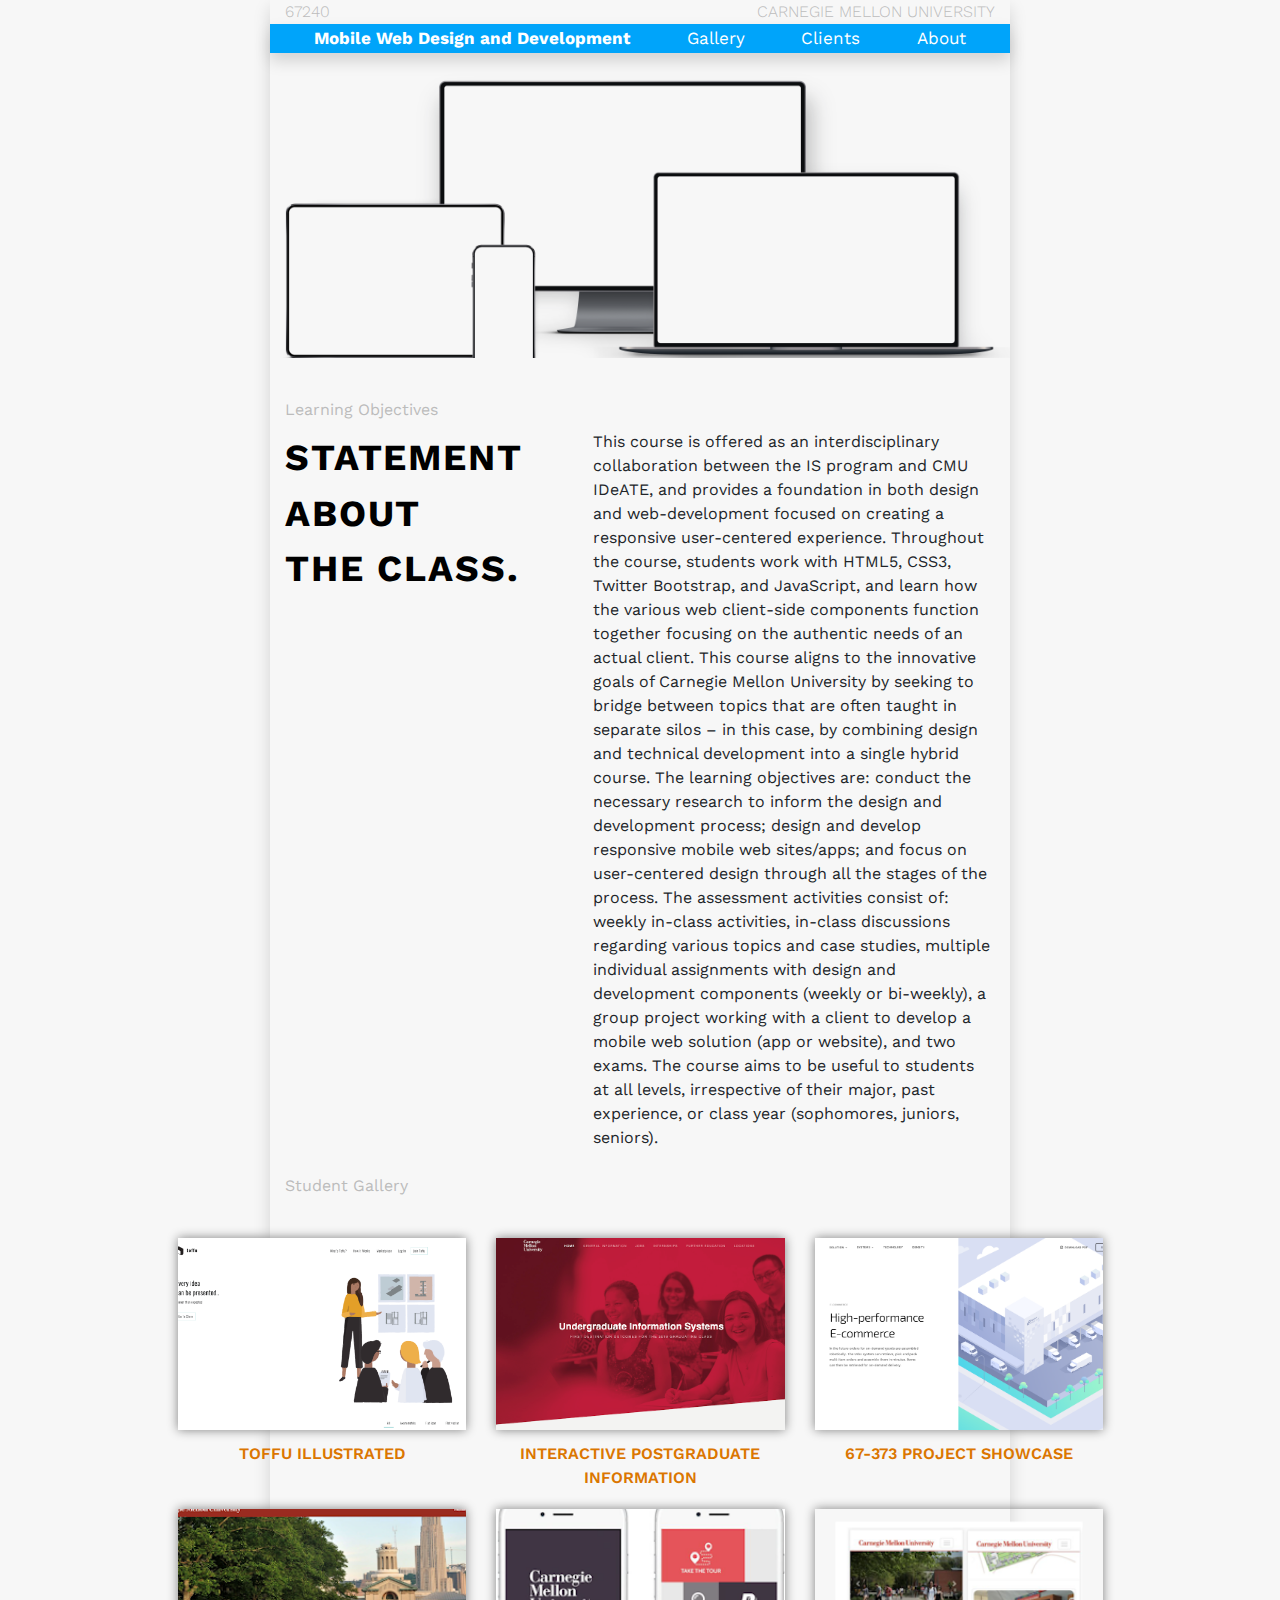
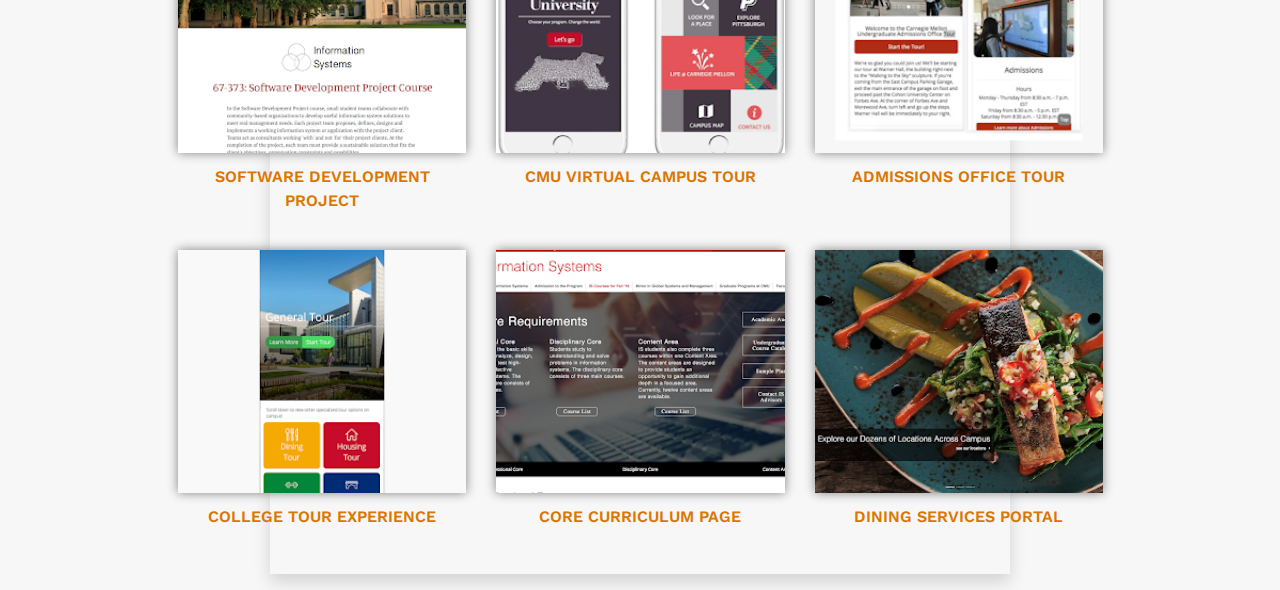
<file: index.html>
<!doctype html>
<html lang="en">
  <head>
    <!-- Required meta tags -->
    <meta charset="utf-8">
    <meta name="viewport" content="width=device-width, initial-scale=1, shrink-to-fit=no">

    <!-- Bootstrap CSS -->
    <link rel="stylesheet" href="https://stackpath.bootstrapcdn.com/bootstrap/4.3.1/css/bootstrap.min.css" integrity="sha384-ggOyR0iXCbMQv3Xipma34MD+dH/1fQ784/j6cY/iJTQUOhcWr7x9JvoRxT2MZw1T" crossorigin="anonymous">
    <link rel="stylesheet" type="text/css" href="css/styles.css">

    <!-- fonts -->
    <link href="https://fonts.googleapis.com/css2?family=Work+Sans:ital,wght@0,100;0,200;0,300;0,400;0,500;0,600;0,700;0,800;0,900;1,100;1,200;1,300;1,400;1,500;1,600;1,700;1,800;1,900&display=swap" rel="stylesheet">

    <title>Mobile Web Design and Development</title>
  </head>
  <body>
    <div class=main-wrapper>
      <div class="container-fluid shadow">

        <!-- header row -->
        <div class="row justify-content-between" id="header">
          <div class="col">
            67240
          </div>
          <div class="col text-right">
            Carnegie Mellon University
          </div>
        </div>

        <!-- navbar row -->
        <div class="row">
          <div class="navbar navbar-fill w-100 shadow" >
                <a class="nav-item nav-link nav-active" href="index.html">Mobile Web Design and Development</a>
                <a class="nav-item nav-link" href="gallery_page.html">Gallery</a>
                <a class="nav-item nav-link" href="clients.html">Clients</a>
                <a class="nav-item nav-link" href="#">About</a>
          </div>
        </div>

        <!-- image row -->
        <div class="row">
            <img src="images/index_banner.png" class="img-fluid" alt="responsive image">
        </div>

        <!-- about the class -->
        <!-- header -->
        <div class="row">
          <div class="col sub-head">
            Learning Objectives
          </div>
        </div>

        <!-- main content -->
        <div class="row">
          <div class="col-md-5 col-sm-12">
            <p class="title-text">
              statement about
            </p>
            <p class="title-text title-blue">
              the class.
            </p>
          </div>
          <br><br>
          <div class="col-md-7 col-sm-12">
            <p>
              This course is offered as an interdisciplinary collaboration between the IS program and CMU IDeATE, and provides a foundation in both design and web-development focused on creating a responsive user-centered experience. Throughout the course, students work with HTML5, CSS3, Twitter Bootstrap, and JavaScript, and learn how the various web client-side components function together focusing on the authentic needs of an actual client. This course aligns to the innovative goals of Carnegie Mellon University by seeking to bridge between topics that are often taught in separate silos – in this case, by combining design and technical development into a single hybrid course. The learning objectives are: conduct the necessary research to inform the design and development process; design and develop responsive mobile web sites/apps; and focus on user-centered design through all the stages of the process. The assessment activities consist of: weekly in-class activities, in-class discussions regarding various topics and case studies, multiple individual assignments with design and development components (weekly or bi-weekly), a group project working with a client to develop a mobile web solution (app or website), and two exams. The course aims to be useful to students at all levels, irrespective of their major, past experience, or class year (sophomores, juniors, seniors).
            </p>
          </div>
        </div>

        <!-- example gallery -->

        <!-- header -->
        <div class="row">
          <div class="col sub-head">
            Student Gallery
          </div>
        </div>

        <!-- gallery grid -->
        <!-- row 1 -->
        <div id="gallery-container">
          <div class="row gallery-row">
            <div class="col-md-4 col-sm-12 text-center">
              <a href="gallery_page.html">
                <img src="images/web1.png" alt="preview website photo" class="gallery-photo">
              </a>
              <a href="gallery_page.html" class="gallery-link">Toffu Illustrated</a>
            </div>

            <div class="col-md-4 col-sm-12 text-center">
              <a href="#">
                <img src="images/interactive_postgrad.png" alt="preview website photo" class="gallery-photo">
              </a>
              <a href="#" class="gallery-link">Interactive Postgraduate Information</a>
            </div>

            <div class="col-md-4 col-sm-12 text-center">
              <a href="#">
                <img src="images/website_preview.png" alt="preview website photo" class="gallery-photo">
              </a>
              <a href="#" class="gallery-link">67-373 Project Showcase</a>
            </div>
          </div>

          <!-- row 2 -->
          <div class="row gallery-row">
            <div class="col-md-4 col-sm-12 text-center">
              <a href="#">
                <img src="images/software_dev.png" alt="preview website photo" class="gallery-photo">
              </a>
              <a href="#" class="gallery-link">Software Development Project</a>
            </div>

            <div class="col-md-4 col-sm-12 text-center">
              <a href="#">
                <img src="images/virtual_tour.png" alt="preview website photo" class="gallery-photo">
              </a>
              <a href="#" class="gallery-link">CMU Virtual Campus Tour</a>
            </div>

            <div class="col-md-4 col-sm-12 text-center">
              <a href="#">
                <img src="images/admin_office.png" alt="preview website photo" class="gallery-photo">
              </a>
              <a href="#" class="gallery-link">Admissions Office Tour</a>
            </div>
          </div>

          <!-- row 3 -->
          <div class="row gallery-row">
            <div class="col-md-4 col-sm-12 text-center">
              <a href="#">
                <img src="images/college_tour.png" alt="preview website photo" class="gallery-photo">
              </a>
              <a href="#" class="gallery-link">College Tour Experience</a>
            </div>

            <div class="col-md-4 col-sm-12 text-center">
              <a href="#">
                <img src="images/core_curriculum.png" alt="preview website photo" class="gallery-photo">
              </a>
              <a href="#" class="gallery-link">Core Curriculum Page</a>
            </div>

            <div class="col-md-4 col-sm-12 text-center">
              <a href="#">
                <img src="images/dining_services.png" alt="preview website photo" class="gallery-photo">
              </a>
              <a href="#" class="gallery-link">Dining Services Portal</a>
            </div>
          </div>
        </div>
      </div>
    </div>


    <!-- Optional JavaScript -->
    <!-- jQuery first, then Popper.js, then Bootstrap JS -->
    <script src="https://code.jquery.com/jquery-3.3.1.slim.min.js" integrity="sha384-q8i/X+965DzO0rT7abK41JStQIAqVgRVzpbzo5smXKp4YfRvH+8abtTE1Pi6jizo" crossorigin="anonymous"></script>
    <script src="https://cdnjs.cloudflare.com/ajax/libs/popper.js/1.14.7/umd/popper.min.js" integrity="sha384-UO2eT0CpHqdSJQ6hJty5KVphtPhzWj9WO1clHTMGa3JDZwrnQq4sF86dIHNDz0W1" crossorigin="anonymous"></script>
    <script src="https://stackpath.bootstrapcdn.com/bootstrap/4.3.1/js/bootstrap.min.js" integrity="sha384-JjSmVgyd0p3pXB1rRibZUAYoIIy6OrQ6VrjIEaFf/nJGzIxFDsf4x0xIM+B07jRM" crossorigin="anonymous"></script>
  </body>
</html>
</file>
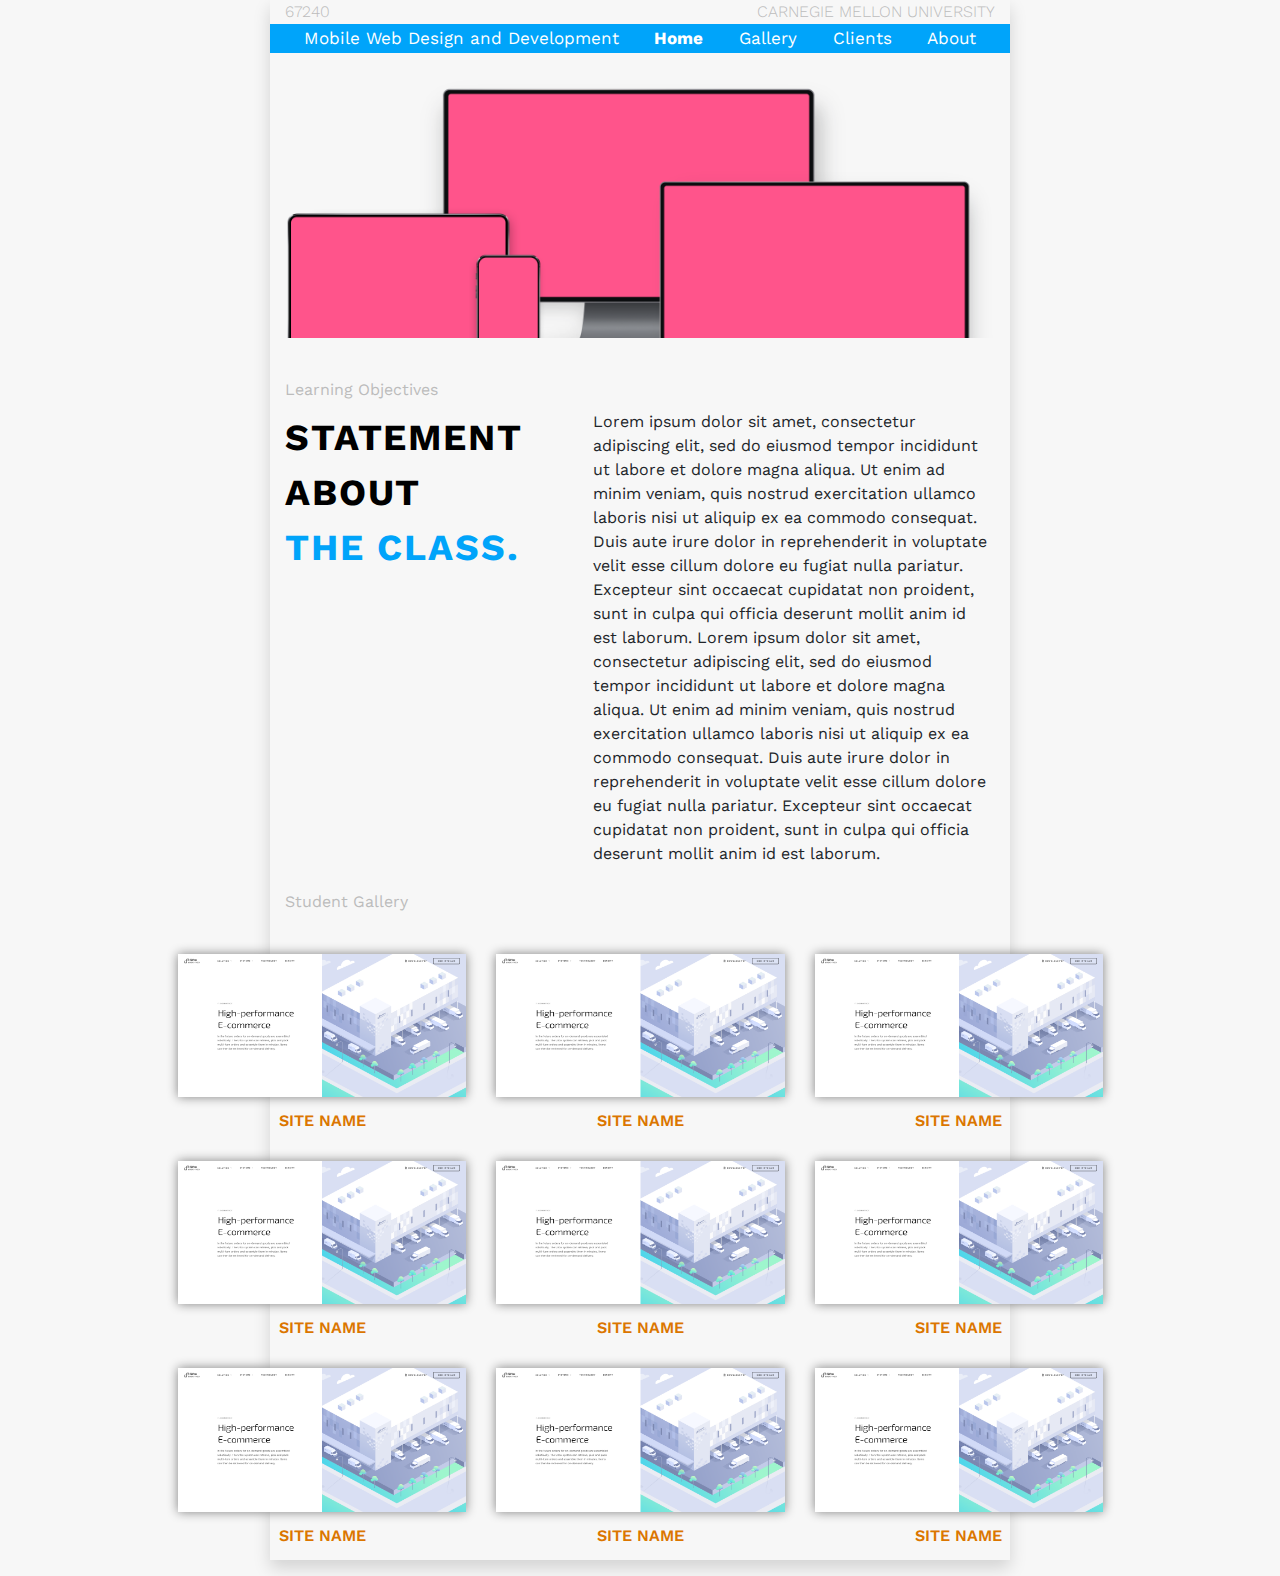
<file: 67240-Course-Site-master-w gallery/index.html>
<!doctype html>
<html lang="en">
  <head>
    <!-- Required meta tags -->
    <meta charset="utf-8">
    <meta name="viewport" content="width=device-width, initial-scale=1, shrink-to-fit=no">

    <!-- Bootstrap CSS -->
    <link rel="stylesheet" href="https://stackpath.bootstrapcdn.com/bootstrap/4.3.1/css/bootstrap.min.css" integrity="sha384-ggOyR0iXCbMQv3Xipma34MD+dH/1fQ784/j6cY/iJTQUOhcWr7x9JvoRxT2MZw1T" crossorigin="anonymous">
    <link rel="stylesheet" type="text/css" href="css/styles.css">

    <!-- fonts -->
    <link href="https://fonts.googleapis.com/css2?family=Work+Sans:ital,wght@0,100;0,200;0,300;0,400;0,500;0,600;0,700;0,800;0,900;1,100;1,200;1,300;1,400;1,500;1,600;1,700;1,800;1,900&display=swap" rel="stylesheet">

    <title>Mobile Web Design and Development</title>
  </head>
  <body>
    <div class=main-wrapper>
      <div class="container-fluid shadow">

        <!-- header row -->
        <div class="row justify-content-between" id="header">
          <div class="col">
            67240
          </div>
          <div class="col text-right">
            Carnegie Mellon University
          </div>
        </div>

        <!-- navbar row -->
        <div class="row">
          <div class="navbar navbar-fill w-100" >
                <a class="nav-item nav-link" href="index.html">Mobile Web Design and Development</a>
                <a class="nav-item nav-link nav-active" href="index.html">Home</a>
                <a class="nav-item nav-link" href="gallery_page.html">Gallery</a>
                <a class="nav-item nav-link" href="clients.html">Clients</a>
                <a class="nav-item nav-link" href="#">About</a>
          </div>
        </div>

        <!-- image row -->
        <div class="row">
            <img src="images/index_banner.png" class="img-fluid" alt="responsive image">
        </div>

        <!-- about the class -->
        <!-- header -->
        <div class="row">
          <div class="col sub-head">
            Learning Objectives
          </div>
        </div>

        <!-- main content -->
        <div class="row">
          <div class="col-5">
            <p class="title-text">
              statement about
            </p>
            <p class="title-text title-blue">
              the class.
            </p>
          </div>

          <div class="col-7">
            <p>
              Lorem ipsum dolor sit amet, consectetur adipiscing elit, sed do eiusmod tempor incididunt ut labore et dolore magna aliqua. Ut enim ad minim veniam, quis nostrud exercitation ullamco laboris nisi ut aliquip ex ea commodo consequat. Duis aute irure dolor in reprehenderit in voluptate velit esse cillum dolore eu fugiat nulla pariatur. Excepteur sint occaecat cupidatat non proident, sunt in culpa qui officia deserunt mollit anim id est laborum.
              Lorem ipsum dolor sit amet, consectetur adipiscing elit, sed do eiusmod tempor incididunt ut labore et dolore magna aliqua. Ut enim ad minim veniam, quis nostrud exercitation ullamco laboris nisi ut aliquip ex ea commodo consequat. Duis aute irure dolor in reprehenderit in voluptate velit esse cillum dolore eu fugiat nulla pariatur. Excepteur sint occaecat cupidatat non proident, sunt in culpa qui officia deserunt mollit anim id est laborum.
            </p>
          </div>
        </div>

        <!-- example gallery -->

        <!-- header -->
        <div class="row">
          <div class="col sub-head">
            Student Gallery
          </div>
        </div>

        <!-- gallery grid -->
        <!-- row 1 -->
        <div id="gallery-container">
          <div class="row gallery-row">
            <div class="col-4 text-center">
              <a href="#">
                <img src="images/website_preview.png" alt="preview website photo" class="gallery-photo">
              </a>
              <a href="#" class="gallery-link">Site Name</a>
            </div>

            <div class="col-4 text-center">
              <a href="#">
                <img src="images/website_preview.png" alt="preview website photo" class="gallery-photo">
              </a>
              <a href="#" class="gallery-link">Site Name</a>
            </div>

            <div class="col-4 text-center">
              <a href="#">
                <img src="images/website_preview.png" alt="preview website photo" class="gallery-photo">
              </a>
              <a href="#" class="gallery-link">Site Name</a>
            </div>
          </div>

          <!-- row 2 -->
          <div class="row gallery-row">
            <div class="col-4 text-center">
              <a href="#">
                <img src="images/website_preview.png" alt="preview website photo" class="gallery-photo">
              </a>
              <a href="#" class="gallery-link">Site Name</a>
            </div>

            <div class="col-4 text-center">
              <a href="#">
                <img src="images/website_preview.png" alt="preview website photo" class="gallery-photo">
              </a>
              <a href="#" class="gallery-link">Site Name</a>
            </div>

            <div class="col-4 text-center">
              <a href="#">
                <img src="images/website_preview.png" alt="preview website photo" class="gallery-photo">
              </a>
              <a href="#" class="gallery-link">Site Name</a>
            </div>
          </div>

          <!-- row 3 -->
          <div class="row gallery-row">
            <div class="col-4 text-center">
              <a href="#">
                <img src="images/website_preview.png" alt="preview website photo" class="gallery-photo">
              </a>
              <a href="#" class="gallery-link">Site Name</a>
            </div>

            <div class="col-4 text-center">
              <a href="#">
                <img src="images/website_preview.png" alt="preview website photo" class="gallery-photo">
              </a>
              <a href="#" class="gallery-link">Site Name</a>
            </div>

            <div class="col-4 text-center">
              <a href="#">
                <img src="images/website_preview.png" alt="preview website photo" class="gallery-photo">
              </a>
              <a href="#" class="gallery-link">Site Name</a>
            </div>
          </div>
        </div>



      </div>
    </div>


    <!-- Optional JavaScript -->
    <!-- jQuery first, then Popper.js, then Bootstrap JS -->
    <script src="https://code.jquery.com/jquery-3.3.1.slim.min.js" integrity="sha384-q8i/X+965DzO0rT7abK41JStQIAqVgRVzpbzo5smXKp4YfRvH+8abtTE1Pi6jizo" crossorigin="anonymous"></script>
    <script src="https://cdnjs.cloudflare.com/ajax/libs/popper.js/1.14.7/umd/popper.min.js" integrity="sha384-UO2eT0CpHqdSJQ6hJty5KVphtPhzWj9WO1clHTMGa3JDZwrnQq4sF86dIHNDz0W1" crossorigin="anonymous"></script>
    <script src="https://stackpath.bootstrapcdn.com/bootstrap/4.3.1/js/bootstrap.min.js" integrity="sha384-JjSmVgyd0p3pXB1rRibZUAYoIIy6OrQ6VrjIEaFf/nJGzIxFDsf4x0xIM+B07jRM" crossorigin="anonymous"></script>
  </body>
</html>
</file>
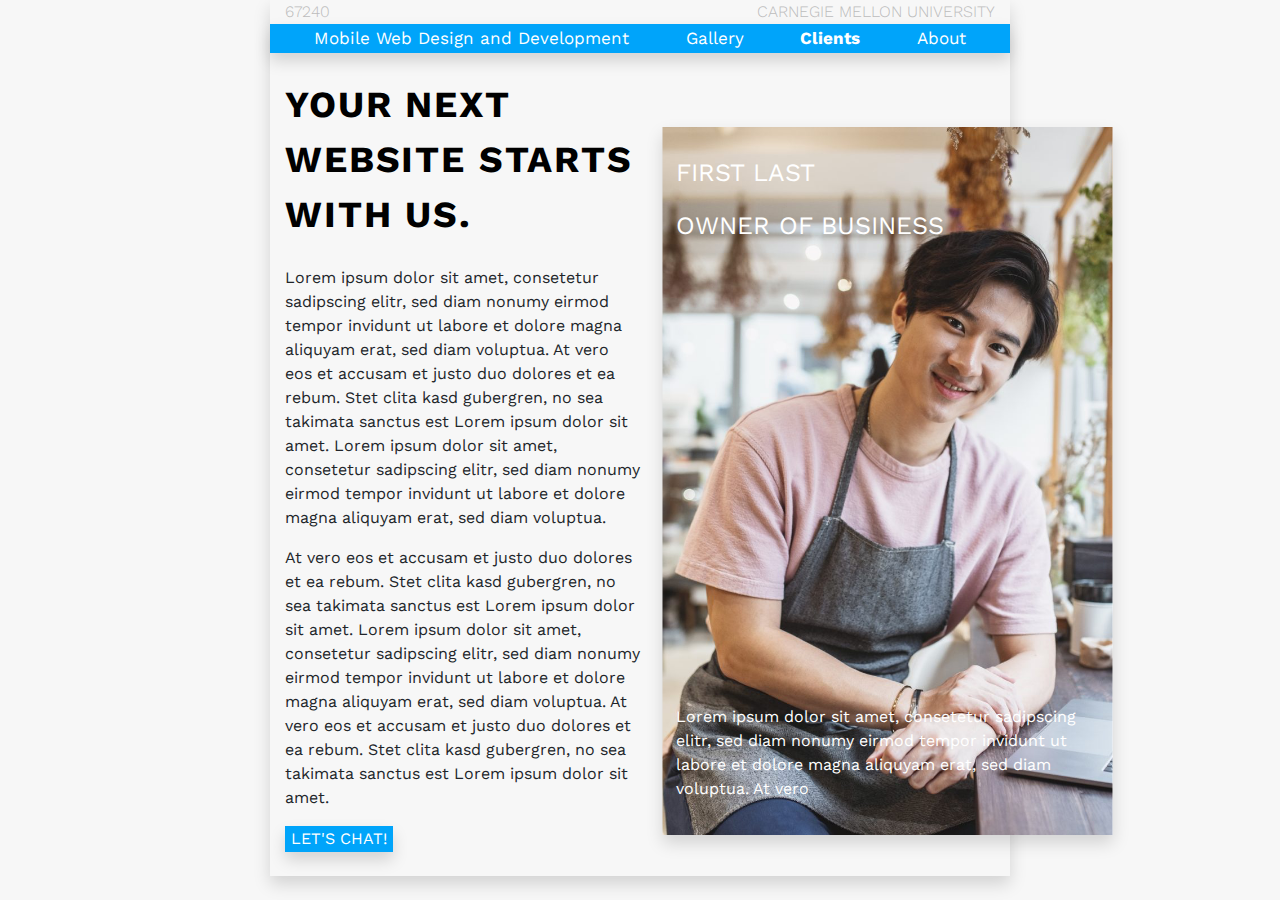
<file: clients.html>
<!doctype html>
<html lang="en">
  <head>
    <!-- Required meta tags -->
    <meta charset="utf-8">
    <meta name="viewport" content="width=device-width, initial-scale=1, shrink-to-fit=no">

    <!-- Bootstrap CSS -->
    <link rel="stylesheet" href="https://stackpath.bootstrapcdn.com/bootstrap/4.3.1/css/bootstrap.min.css" integrity="sha384-ggOyR0iXCbMQv3Xipma34MD+dH/1fQ784/j6cY/iJTQUOhcWr7x9JvoRxT2MZw1T" crossorigin="anonymous">
    <link rel="stylesheet" type="text/css" href="css/styles.css">

    <!-- fonts -->
    <link href="https://fonts.googleapis.com/css2?family=Work+Sans:ital,wght@0,100;0,200;0,300;0,400;0,500;0,600;0,700;0,800;0,900;1,100;1,200;1,300;1,400;1,500;1,600;1,700;1,800;1,900&display=swap" rel="stylesheet">

    <title>Clients</title>
  </head>
  <body>
    <div class=main-wrapper>
      <div class="container-fluid shadow">

        <!-- header row -->
        <div class="row justify-content-between" id="header">
          <div class="col">
            67240
          </div>
          <div class="col text-right">
            Carnegie Mellon University
          </div>
        </div>

        <!-- navbar row -->
        <div class="row">
          <div class="navbar navbar-fill w-100 shadow" >
                <a class="nav-item nav-link" href="index.html">Mobile Web Design and Development</a>
                <a class="nav-item nav-link" href="gallery_page.html">Gallery</a>
                <a class="nav-item nav-link nav-active" href="clients.html">Clients</a>
                <a class="nav-item nav-link" href="#">About</a>
          </div>
        </div>
        
        <!-- main content -->
        <!-- text and button -->
        <div class="col-lg-6 col-sm-12">
          <br>
          <div class="row">
            <p class="title-text">
              your next
            </p>
            <p class="title-text">
              website starts
            </p>
            <p class="title-text title-orange">
              with us.
            </p>
          </div>
          <br>

          <!-- image with subtitles -->
          <div id="clientpic-container">
            <img class="client-photo shadow" src="images/client.png"/>
            <div class="top">
              <p class="title-clientpic">
                first last
              </p>
              <p class="title-clientpic">
                owner of business
              </p>
            </div>
            <div class="bottom">
              <p>
                Lorem ipsum dolor sit amet, consetetur sadipscing elitr, sed diam nonumy eirmod tempor invidunt ut labore et dolore magna aliquyam erat, sed diam voluptua. At vero
              </p>
            </div>
          </div>

          <div class="row">
            <p>
              Lorem ipsum dolor sit amet, consetetur sadipscing elitr, sed diam nonumy eirmod tempor invidunt ut labore et dolore magna aliquyam erat, sed diam voluptua. At vero eos et accusam et justo duo dolores et ea rebum. Stet clita kasd gubergren, no sea takimata sanctus est Lorem ipsum dolor sit amet. Lorem ipsum dolor sit amet, consetetur sadipscing elitr, sed diam nonumy eirmod tempor invidunt ut labore et dolore magna aliquyam erat, sed diam voluptua.
            </p>
            <p>
              At vero eos et accusam et justo duo dolores et ea rebum. Stet clita kasd gubergren, no sea takimata sanctus est Lorem ipsum dolor sit amet. Lorem ipsum dolor sit amet, consetetur sadipscing elitr, sed diam nonumy eirmod tempor invidunt ut labore et dolore magna aliquyam erat, sed diam voluptua. At vero eos et accusam et justo duo dolores et ea rebum. Stet clita kasd gubergren, no sea takimata sanctus est Lorem ipsum dolor sit amet.
            </p>
          </div>
          <div class="row">
            <button class="chat shadow" type="button">
              let's chat!
            </button>
          </div>
          <br>
        </div>

      </div>
    </div>
  </body>
</html>
</file>
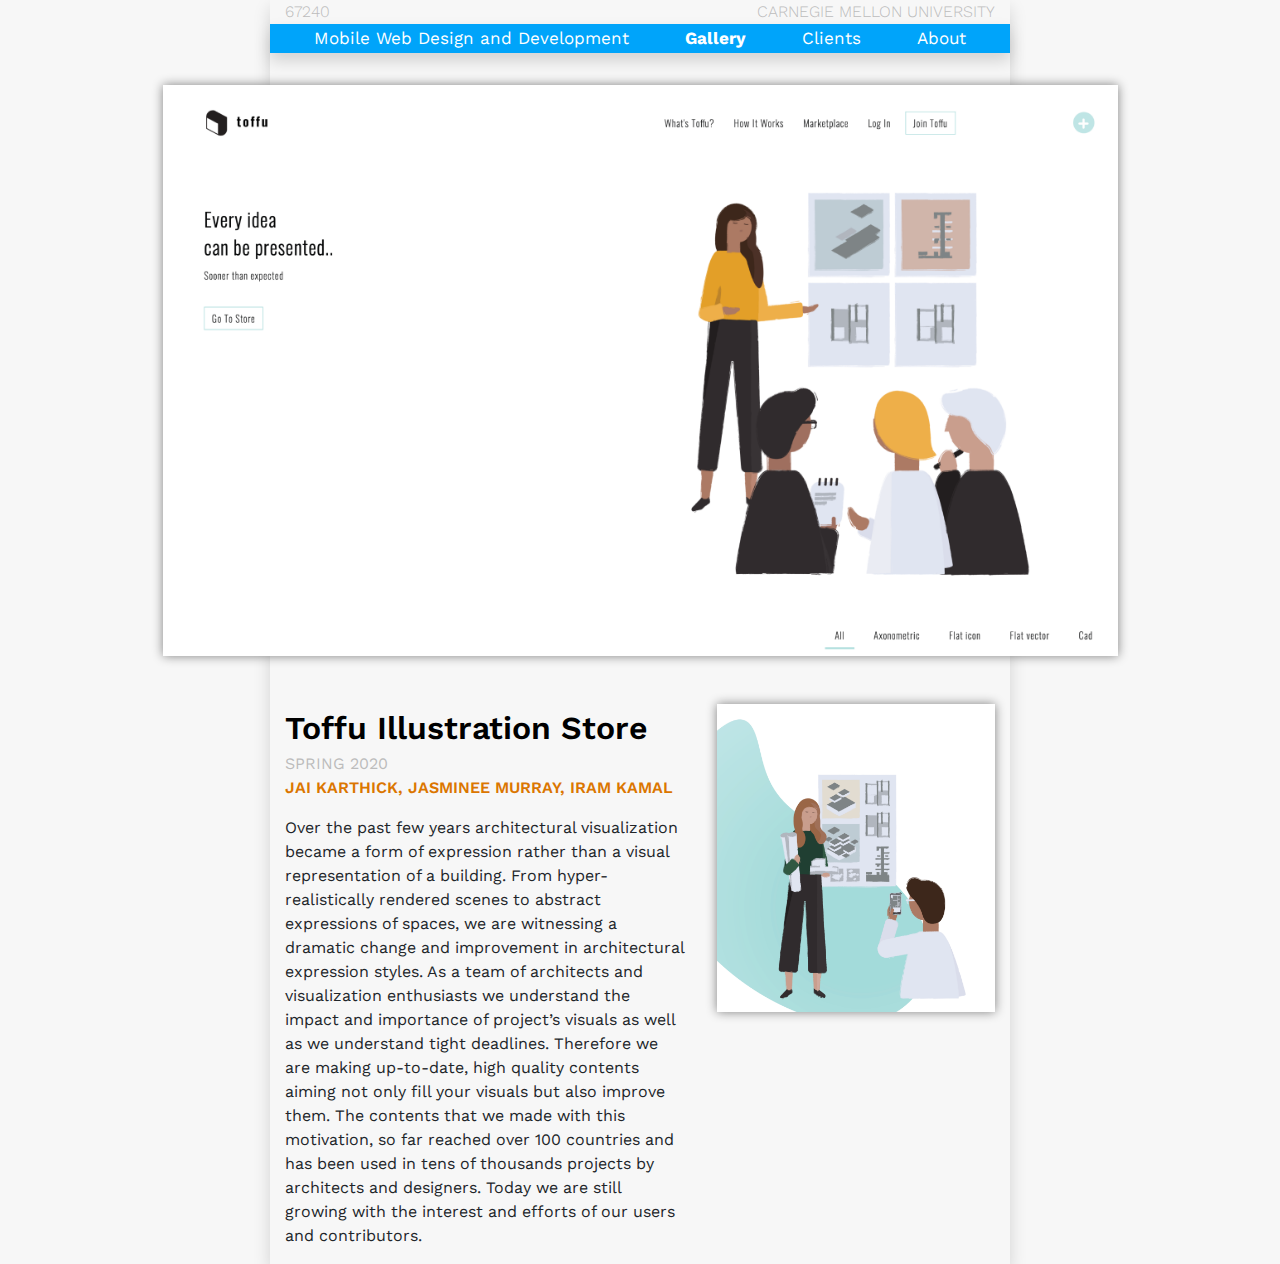
<file: gallery_page.html>
<!doctype html>
<html lang="en">
<head>
<!-- Required meta tags -->
<meta charset="utf-8">
<meta name="viewport" content="width=device-width, initial-scale=1, shrink-to-fit=no">

<!-- Bootstrap CSS -->
<link rel="stylesheet" href="https://stackpath.bootstrapcdn.com/bootstrap/4.3.1/css/bootstrap.min.css" integrity="sha384-ggOyR0iXCbMQv3Xipma34MD+dH/1fQ784/j6cY/iJTQUOhcWr7x9JvoRxT2MZw1T" crossorigin="anonymous">
<link rel="stylesheet" type="text/css" href="css/styles.css">

<!-- fonts -->
<link href="https://fonts.googleapis.com/css2?family=Work+Sans:ital,wght@0,100;0,200;0,300;0,400;0,500;0,600;0,700;0,800;0,900;1,100;1,200;1,300;1,400;1,500;1,600;1,700;1,800;1,900&display=swap" rel="stylesheet">
<title>Student Work</title>
</head>
<body>
<div class="main-wrapper">
  <div class="container-fluid shadow">

    <!-- header row -->
    <div class="row justify-content-between" id="header">
      <div class="col"> 67240 </div>
      <div class="col text-right"> Carnegie Mellon University </div>
    </div>

    <!-- navbar row -->
    <div class="row">
      <div class="navbar navbar-fill w-100 shadow" >
        <a class="nav-item nav-link" href="index.html">Mobile Web Design and Development</a>
        <a class="nav-item nav-link nav-active" href="gallery_page.html">Gallery</a>
        <a class="nav-item nav-link" href="clients.html">Clients</a>
        <a class="nav-item nav-link" href="#">About</a> </div>
    </div>

    <!-- image row -->
    <div id="gallery-container">
      <div class="row gallery-row">
        <img src="images/web1@2x.png" class="img-fluid" id="gallery_image" alt="responsive image">
      </div>
    </div>

    <!-- about the project -->

    <!-- main content -->
    <div class="row">
      <div class="col-md-7 col-sm-12">
        <p class="title-text-small">Toffu Illustration Store </p>
        <div class="date-text">Spring 2020 </div>
        <div class="gallery-link">Jai karthicK, Jasminee murray, Iram kamal</div>
        <div>
          <p> Over the past few years architectural visualization
            became a form of expression rather than a visual
            representation of a building. From hyper-realistically
            rendered scenes to abstract expressions of spaces,
            we are witnessing a dramatic change and
            improvement in architectural expression styles.

            As a team of architects and visualization enthusiasts
            we understand the impact and importance of
            project’s visuals as well as we understand tight
            deadlines.

            Therefore we are making up-to-date, high quality
            contents aiming not only fill your visuals but also
            improve them.

            The contents that we made with this motivation, so
            far reached over 100 countries and has been used in
            tens of thousands projects by architects and
            designers.

            Today we are still growing with the interest and
            efforts of our users and contributors. </p>
        </div>
      </div>
      <div class = "col-md-5 col-sm-12">
        <div class="gallery-row">
          <div>
            <img src="images/web2@2x.png" alt="preview website photo" class="gallery-photo">
          </div>
        </div>
    </div>
  </div>
</div>

<!-- Optional JavaScript -->
<!-- jQuery first, then Popper.js, then Bootstrap JS -->
<script src="https://code.jquery.com/jquery-3.3.1.slim.min.js" integrity="sha384-q8i/X+965DzO0rT7abK41JStQIAqVgRVzpbzo5smXKp4YfRvH+8abtTE1Pi6jizo" crossorigin="anonymous"></script>
<script src="https://cdnjs.cloudflare.com/ajax/libs/popper.js/1.14.7/umd/popper.min.js" integrity="sha384-UO2eT0CpHqdSJQ6hJty5KVphtPhzWj9WO1clHTMGa3JDZwrnQq4sF86dIHNDz0W1" crossorigin="anonymous"></script>
<script src="https://stackpath.bootstrapcdn.com/bootstrap/4.3.1/js/bootstrap.min.js" integrity="sha384-JjSmVgyd0p3pXB1rRibZUAYoIIy6OrQ6VrjIEaFf/nJGzIxFDsf4x0xIM+B07jRM" crossorigin="anonymous"></script>
</body>
</html>
</file>
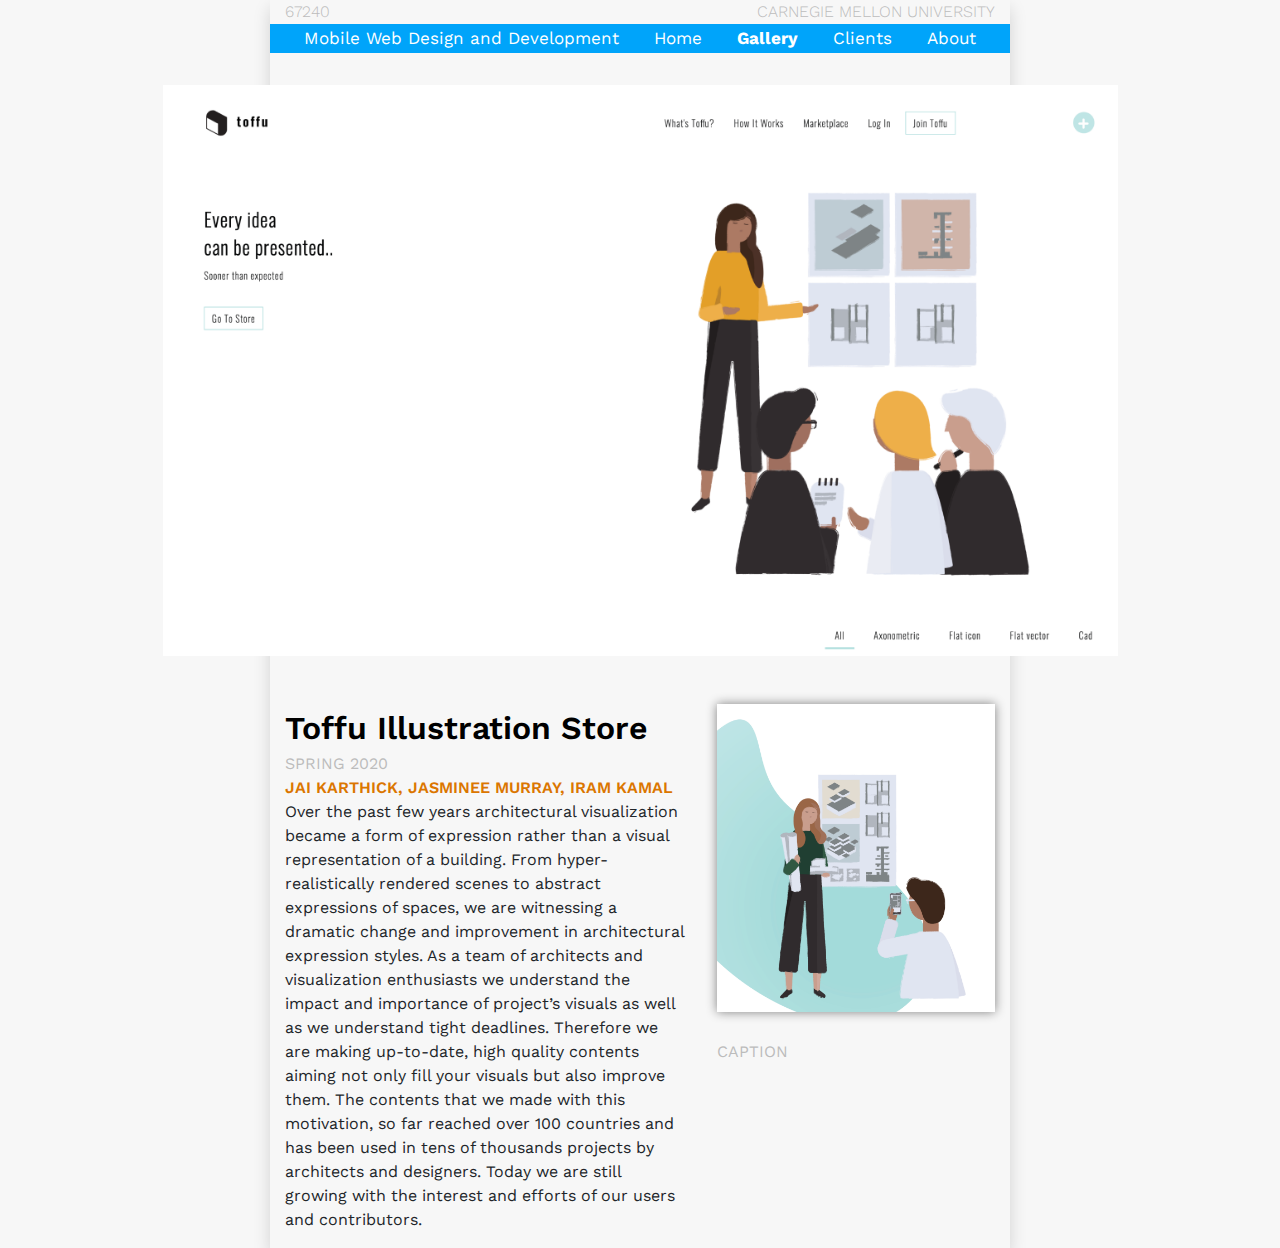
<file: 67240-Course-Site-master-w gallery/gallery_page.html>
<!doctype html>
<html lang="en">
<head>
<!-- Required meta tags -->
<meta charset="utf-8">
<meta name="viewport" content="width=device-width, initial-scale=1, shrink-to-fit=no">

<!-- Bootstrap CSS -->
<link rel="stylesheet" href="https://stackpath.bootstrapcdn.com/bootstrap/4.3.1/css/bootstrap.min.css" integrity="sha384-ggOyR0iXCbMQv3Xipma34MD+dH/1fQ784/j6cY/iJTQUOhcWr7x9JvoRxT2MZw1T" crossorigin="anonymous">
<link rel="stylesheet" type="text/css" href="css/styles.css">

<!-- fonts -->
<link href="https://fonts.googleapis.com/css2?family=Work+Sans:ital,wght@0,100;0,200;0,300;0,400;0,500;0,600;0,700;0,800;0,900;1,100;1,200;1,300;1,400;1,500;1,600;1,700;1,800;1,900&display=swap" rel="stylesheet">
<title>Student Work</title>
</head>
<body>
<div class="main-wrapper">
  <div class="container-fluid shadow"> 
    
    <!-- header row -->
    <div class="row justify-content-between" id="header">
      <div class="col"> 67240 </div>
      <div class="col text-right"> Carnegie Mellon University </div>
    </div>
    
    <!-- navbar row -->
    <div class="row">
      <div class="navbar navbar-fill w-100" > <a class="nav-item nav-link" href="index.html">Mobile Web Design and Development</a> <a class="nav-item nav-link" href="index.html">Home</a> <a class="nav-item nav-link nav-active" href="gallery_page.html">Gallery</a> <a class="nav-item nav-link" href="clients.html">Clients</a> <a class="nav-item nav-link" href="#">About</a> </div>
    </div>
    
    <!-- image row -->
    <div id="gallery-container">
      <div class="row gallery-row">
        <img src="images/web1@2x.png" class="img-fluid" alt="responsive image"> 
      </div>
    </div>
    
    <!-- about the project --> 
    
    <!-- main content -->
    <div class="row">
      <div class="col-7">
        <p class="title-text-small">Toffu Illustration Store </p>
        <div class="date-text">Spring 2020 </div>
        <div class="gallery-link">Jai karthicK, Jasminee murray, iram kamal</div>
        <div>
          <p> Over the past few years architectural visualization 
            became a form of expression rather than a visual 
            representation of a building. From hyper-realistically 
            rendered scenes to abstract expressions of spaces, 
            we are witnessing a dramatic change and 
            improvement in architectural expression styles.
            
            As a team of architects and visualization enthusiasts 
            we understand the impact and importance of 
            project’s visuals as well as we understand tight 
            deadlines.
            
            Therefore we are making up-to-date, high quality 
            contents aiming not only fill your visuals but also 
            improve them.
            
            The contents that we made with this motivation, so 
            far reached over 100 countries and has been used in 
            tens of thousands projects by architects and 
            designers.
            
            Today we are still growing with the interest and 
            efforts of our users and contributors. </p>
        </div>
      </div>
      <div class = "col">
        <div class="gallery-row">
               <div>  <img src="images/web2@2x.png" alt="preview website photo" class="gallery-photo"> </div>
      </div>
        <div class="date-text">Caption </div>
    </div>
  </div>
</div>

<!-- Optional JavaScript --> 
<!-- jQuery first, then Popper.js, then Bootstrap JS --> 
<script src="https://code.jquery.com/jquery-3.3.1.slim.min.js" integrity="sha384-q8i/X+965DzO0rT7abK41JStQIAqVgRVzpbzo5smXKp4YfRvH+8abtTE1Pi6jizo" crossorigin="anonymous"></script> 
<script src="https://cdnjs.cloudflare.com/ajax/libs/popper.js/1.14.7/umd/popper.min.js" integrity="sha384-UO2eT0CpHqdSJQ6hJty5KVphtPhzWj9WO1clHTMGa3JDZwrnQq4sF86dIHNDz0W1" crossorigin="anonymous"></script> 
<script src="https://stackpath.bootstrapcdn.com/bootstrap/4.3.1/js/bootstrap.min.js" integrity="sha384-JjSmVgyd0p3pXB1rRibZUAYoIIy6OrQ6VrjIEaFf/nJGzIxFDsf4x0xIM+B07jRM" crossorigin="anonymous"></script>
</body>
</html>
</file>
<file: css/styles.css>
/* needs !important to override bootstrap css */
body {
  background: #F7F7F7 !important;
  font-family: 'Work Sans', sans-serif;
}

/* Extra small devices (phones, 600px and down) */
@media only screen and (max-width: 600px) {
  .main-wrapper {
    width: inherit !important;
  }

  /* gallery */
  #gallery-container {
      margin-top: 2em;
      width: 100%;
  }

  #gallery_image {
    width: 100%;
  }

  /* client */
  .top {
    display: none;
  }

  .bottom {
    display: none;
  }

  #clientpic-container {
    margin: auto;
  }

  .client-photo {
    height: 100%;
    object-fit: cover;
    width: 100%;
    margin-bottom: 1em;
  }

  .chat {
    background-color: #00A4FA;
    border: none;
    color: white;
    font-size: auto;
    text-transform: uppercase;
    margin: auto;
  }

}

/* Small devices (portrait tablets and large phones, 600px and up) */
@media only screen and (min-width: 600px) and (max-width: 766px){
  .main-wrapper {
    width: inherit !important;
  }

  /* gallery */
  #gallery-container {
      margin-top: 2em;
      width: 100%;
  }

  /* client */
  .bottom {
    display: none;
  }

  .top {
    display: none;
  }

  .client-photo {
    height: 100%;
    object-fit: cover;
    width: 100%;
    margin-bottom: 1em;
  }

  .chat {
    background-color: #00A4FA;
    border: none;
    color: white;
    font-size: auto;
    text-transform: uppercase;
    margin: auto;
  }
}

/* Medium devices (landscape tablets, 768px and up) */
@media only screen and (min-width: 768px) and (max-width: 991px){
  .container-fluid {
    width: 740px !important;
  }

  .main-wrapper {
    width: inherit !important;
  }

  /* gallery */
  #gallery-container {
      margin-top: 2em;
      width: 100%;
  }

  /* client */
  .bottom {
    bottom: 0%;
    color: white;
    left: 0%;
    margin-left: 8%;
    margin-bottom: 4%;
    position: absolute;
  }

  .top {
    left: 0%;
    margin-left: 8%;
    margin-top: 6%;
    position: absolute;
    top: 0%;
  }

  .client-photo {
    height: 100%;
    object-fit: cover;
    width: 100%;
  }

  .chat {
    background-color: #00A4FA;
    border: none;
    color: white;
    font-size: auto;
    text-transform: uppercase;
  }
}

/* Large devices (laptops/desktops, 992px and up) */
@media only screen and (min-width: 992px) and (max-width: 1199px){
  .main-wrapper {
    width: 740px;
    margin: 0 auto;
  }

  #gallery-container {
    margin-top: 2em;
    width: 925px;
    position: relative;
    left: -107px;
  }

  /* client */
  .bottom {
    bottom: 0%;
    color: white;
    left: 0%;
    margin-left: 8%;
    margin-bottom: 4%;
    position: absolute;
  }

  .top {
    left: 0%;
    margin-left: 8%;
    margin-top: 6%;
    position: absolute;
    top: 0%;
  }

  #clientpic-container {
    position: absolute;
    left: 100%;
    top: 9%;
    width: 450px;
    height: 86%;
  }

  .client-photo {
    height: 100%;
    object-fit: cover;
    transform: translate(5%,0);
    width: 100%;
  }

  .chat {
    background-color: #00A4FA;
    border: none;
    color: white;
    font-size: auto;
    text-transform: uppercase;
  }
}

/* Extra large devices (large laptops and desktops, 1200px and up) */
@media only screen and (min-width: 1200px) {
  .main-wrapper {
    width: 740px;
    margin: 0 auto;
  }

  /* gallery */
  #gallery-container {
    margin-top: 2em;
    width: 925px;
    position: relative;
    left: -107px;
  }

  /* client */
  .bottom {
    bottom: 0%;
    color: white;
    left: 0%;
    margin-left: 8%;
    margin-bottom: 4%;
    position: absolute;
  }

  .top {
    left: 0%;
    margin-left: 8%;
    margin-top: 6%;
    position: absolute;
    top: 0%;
  }

  #clientpic-container {
    position: absolute;
    left: 100%;
    top: 9%;
    width: 450px;
    height: 86%;
  }

  .client-photo {
    height: 100%;
    object-fit: cover;
    transform: translate(5%,0);
    width: 100%;
  }

  .chat {
    background-color: #00A4FA;
    border: none;
    color: white;
    font-size: auto;
    text-transform: uppercase;
  }
}

.date-text {
  color: #BCBCBC;
  font-weight: 400;
  text-transform: uppercase;
}

#gallery_image {
  box-shadow: 0 0 10px gray;
  padding-bottom: 0px;
  margin-bottom: 2em;
}

.gallery-link {
  color: #DB7600;
  font-weight: 600;
  text-transform: uppercase;
  margin-bottom: 1em;
}

.gallery-photo {
  width: 100%;
  height: 75%;
  box-shadow: 0 0 10px gray;
  margin-bottom: 0.75em;
  object-fit: cover;
}

.gallery-row {
  margin-bottom: 1em;
}

#header{
  /* light font */
  font-weight: 300;
  text-transform: uppercase;
  color: #BCBCBC;
}

.img-fluid {
  padding-bottom: 2em;
}

.main-img{
  width: 100%;
  height: 100%;
  box-shadow: 0 0 10px gray;
}

.nav-active {
  /* bold font */
  font-weight: 700;
}

.navbar {
  /* bold font */
  font-weight: 400;
  font-size: 17px;
  background-color: #00A4FA;
  min-height: 0px !important;
  padding-top: 0.1em !important;
  padding-bottom: 0.1em !important;
}

.navbar a {
  color: white;
  padding-top: 0px !important;
  padding-bottom: 0px !important;
  margin: auto;
}

.sub-head {
  color: #BCBCBC;
  font-weight: 400;
  padding-top: 0.5em;
  padding-bottom: 0.5em;
}

.title-blue {
  color: #00A4FA;
}

.title-clientpic {
  color: white;
  font-size: 25px;
  text-transform: uppercase;
}

.title-orange {
  color: #DB7600;
}

.title-text {
  text-transform: uppercase;
  color: black;
  font-size: 2.3em;
  font-weight: 700;
  letter-spacing: 0.05em;
  margin-bottom: 0px;
  vertical-align: text-top;
}

.title-text-small {
  color: black;
  font-size: 2em;
  font-weight: 600;
  margin-bottom: 0px;
  vertical-align: text-top;
}
</file>
<file: 67240-Course-Site-master-w gallery/css/styles.css>
/* needs !important to override bootstrap css */
body {
  background: #F7F7F7 !important;
  font-family: 'Work Sans', sans-serif;
}

#gallery-container {
	margin-top: 2em;
  width: 925px;
  position: relative;
  left: -107px;
}

.gallery-row {
  margin-bottom: 1em;
}

.gallery-photo {
  width: 100%;
  height: 75%;
  box-shadow: 0 0 10px gray;
  margin-bottom: 0.75em;
}

.gallery-link {
  color: #DB7600;
  font-weight: 600;
  text-transform: uppercase;
}

.title-text {
  text-transform: uppercase;
  color: black;
  font-size: 2.3em;
  font-weight: 700;
  letter-spacing: 0.05em;
  margin-bottom: 0px;
  vertical-align: text-top;
}

.title-text-small {
  color: black;
  font-size: 2em;
  font-weight: 600;
  margin-bottom: 0px;
  vertical-align: text-top;
}

.title-blue {
  color: #00A4FA;
}

.sub-head {
  color: #BCBCBC;
  font-weight: 400;
  padding-top: 0.5em;
  padding-bottom: 0.5em;
}

.navbar {
  /* bold font */
  font-weight: 400;
  font-size: 17px;
  background-color: #00A4FA;
  min-height: 0px !important;
  padding-top: 0.1em !important;
  padding-bottom: 0.1em !important;
}

.navbar a {
  color: white;
  padding-top: 0px !important;
  padding-bottom: 0px !important;
  margin: auto;
}

.nav-active {
  /* bold font */
  font-weight: 700;
}

.main-wrapper {
  width: 740px;
  margin: 0 auto;
}

.main-img{
  width: 100%;
  height: 100%;
  box-shadow: 0 0 10px gray;
}

#header{
  /* light font */
  font-weight: 300;
  text-transform: uppercase;
  color: #BCBCBC;
}

.img-fluid {
  padding-bottom: 2em;
}

.date-text {
  color: #BCBCBC;
  font-weight: 400;
  text-transform: uppercase;
}
</file>
